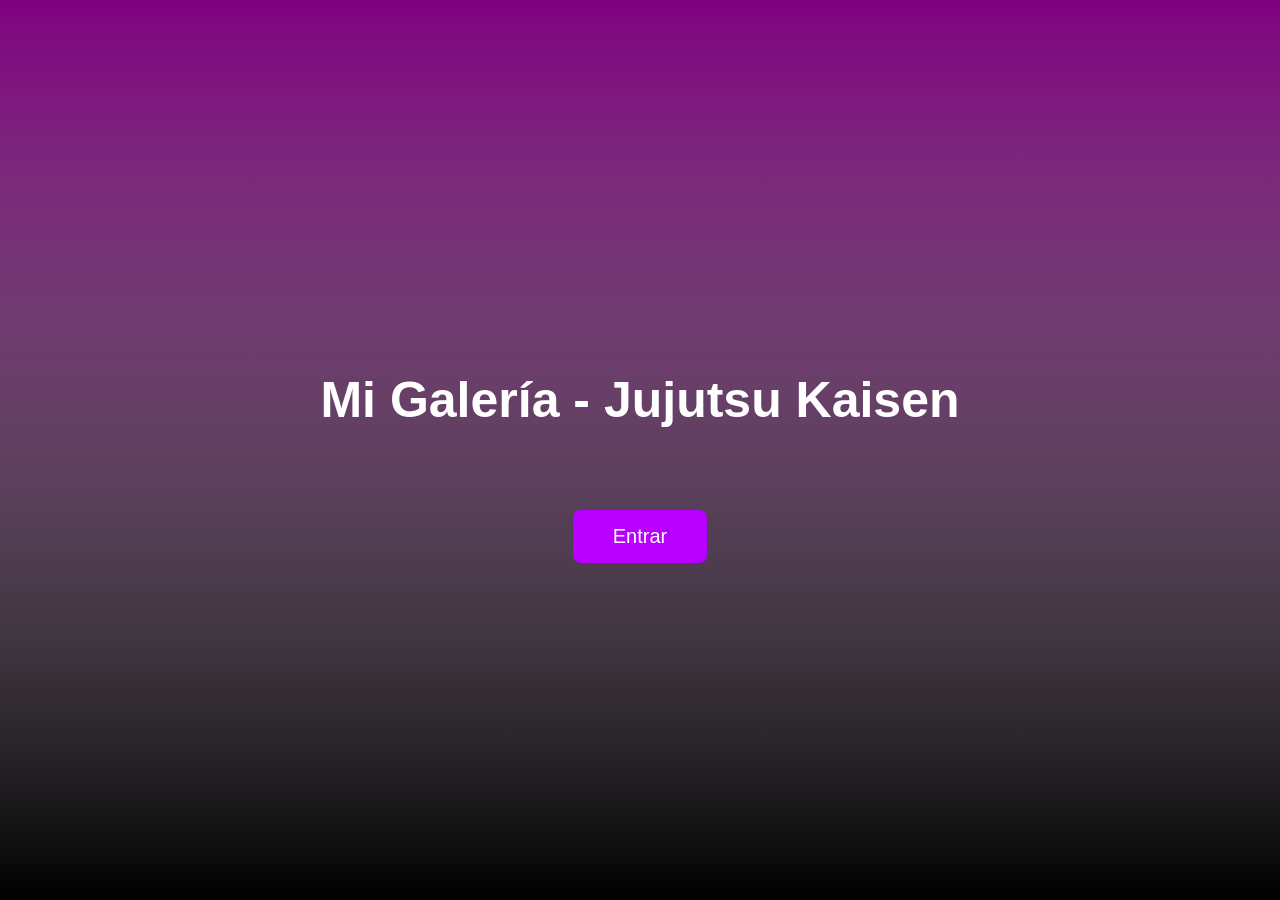
<file: index.html>
<!DOCTYPE html>
<html lang="es">
<head>
    <meta charset="UTF-8">
    <meta name="viewport" content="width=device-width, initial-scale=1.0">
    <title>Galería - Jujutsu Kaisen</title>
    <link rel="stylesheet" href="styles/index.css">
</head>
<body>

    <div class="contenedor">
        <h1 class="titulo">Mi Galería - Jujutsu Kaisen</h1>
        <p class="mensaje">Pulse el botón para ir al apartado principal</p>
        <button id="btnAcceso" class="boton-acceso">Entrar</button>
    </div>
    
    <script>
        document.getElementById("btnAcceso").addEventListener("click", function() {
            window.location.href = "main.html";
        });
    </script>
</body>
</html>
</file>
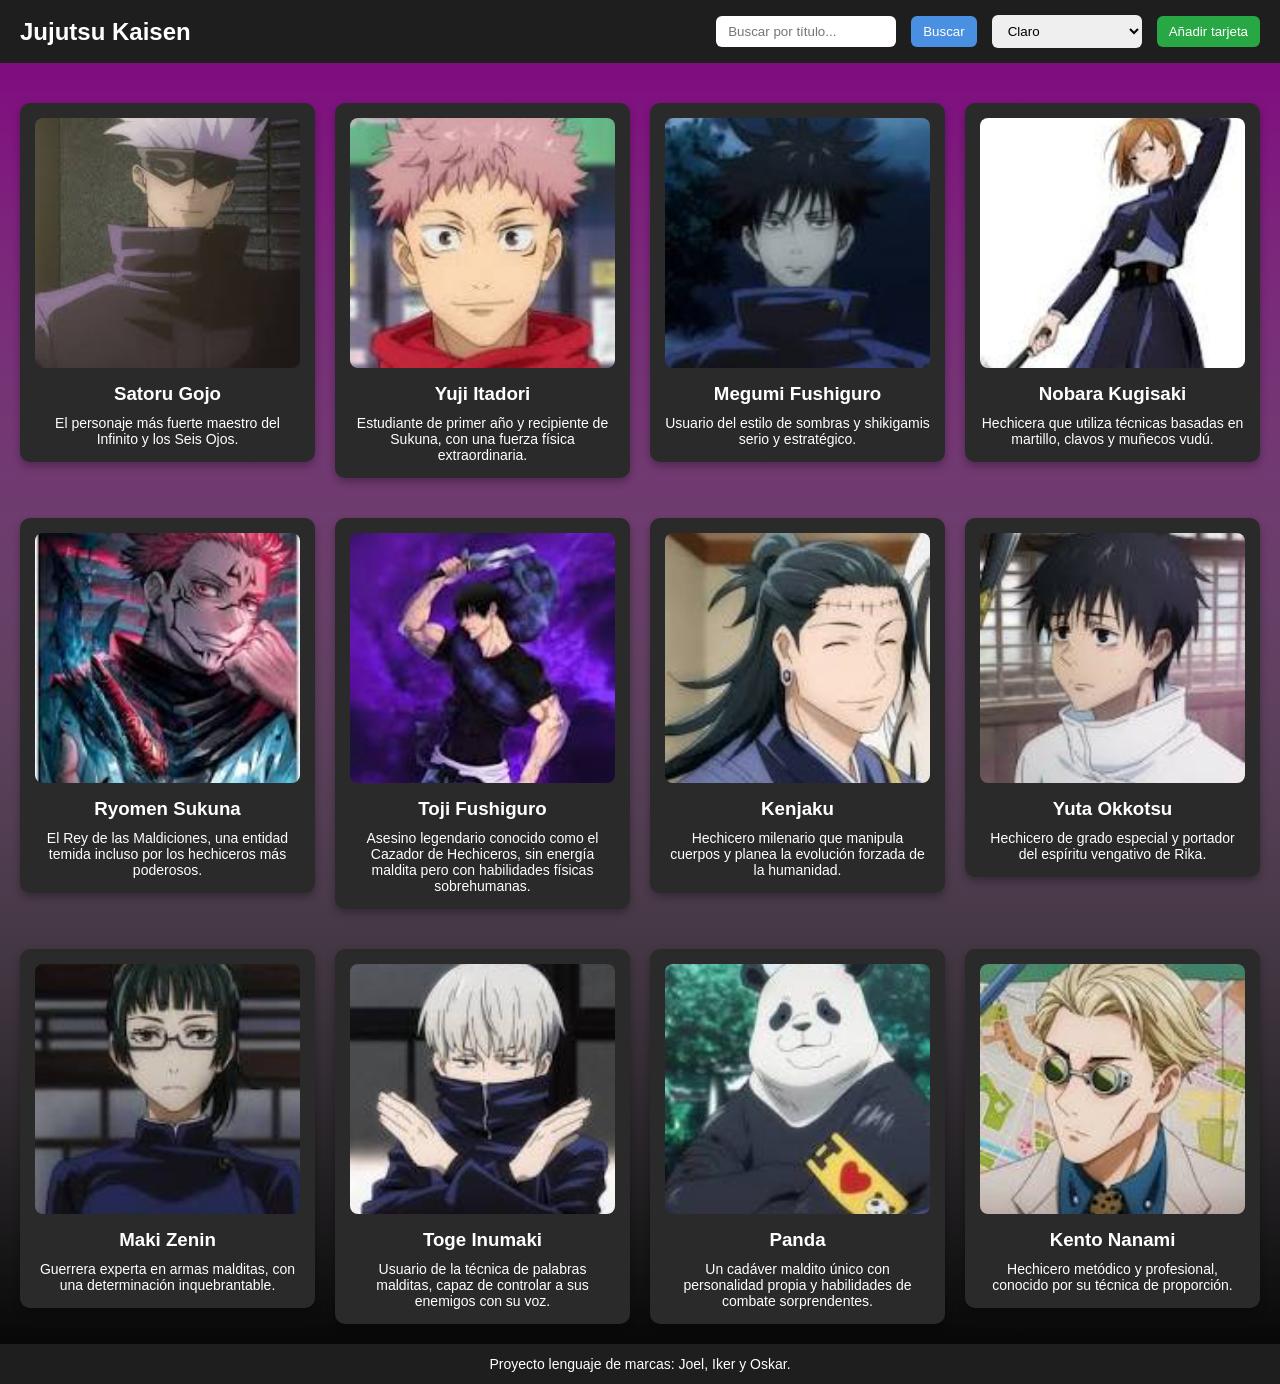
<file: main.html>
<!DOCTYPE html>
<html lang="es">
<head>
    <meta charset="UTF-8">
    <title>Jujutsu Kaisen</title>
    <link rel="stylesheet" href="styles/main.css">
    <script defer src="script/script.js"></script>
</head>

<body>

<header>
    <h2>Jujutsu Kaisen</h2>

    <input type="text" id="buscar" placeholder="Buscar por título...">
    <button id="btnBuscar">Buscar</button>

    <select id="tema">
        <option value="claro">Claro</option>
        <option value="oscuro">Oscuro</option>
        <option value="personal">Personalizado</option>
        <option value="restaurar">Restaurar colores</option>
    </select>

    <button id="btnAdd">Añadir tarjeta</button>
</header>

<div id="panelColores" class="modalColores">
    <div class="panelContenido">
        <label>Header:</label>
        <input type="color" id="colorHeader">

        <label>Body:</label>
        <input type="color" id="colorBody">

        <label>Footer:</label>
        <input type="color" id="colorFooter">

        <button id="btnAplicarColores">Aplicar</button>
        <button id="btnCerrarModalColores" style="background-color: #dc3545; color: white; border: none; padding: 10px; border-radius: 6px; cursor: pointer; margin-top: 5px;">Cancelar</button>
    </div>
</div>

<div id="modalAdd" class="modalColores">
    <div class="panelContenido">
        <label>Título:</label>
        <input type="text" id="nuevoTitulo" placeholder="Ej: Sukuna" style="padding: 5px;">
        
        <label>Descripción:</label>
        <textarea id="nuevaDesc" placeholder="Descripción del personaje..." style="padding: 5px; resize: none;"></textarea>
        
        <label>Imagen:</label>
        <input type="file" id="nuevaImagen" accept="image/*" style="color: white;">
        
        <button id="btnGuardarTarjeta" style="padding: 10px; background-color: #28a745; color: white; border: none; border-radius: 6px; cursor: pointer;">Guardar Tarjeta</button>
        <button id="btnCerrarModalAdd" style="padding: 10px; background-color: #dc3545; color: white; border: none; border-radius: 6px; cursor: pointer; margin-top: 5px;">Cancelar</button>
    </div>
</div>

<main id="resultado"></main>

<footer>
    <p>Proyecto lenguaje de marcas: Joel, Iker y Oskar.</p>
</footer>

</body>
</html>
</file>
<file: styles/index.css>
/*CSS de Index */

/* Estilos generales de la pagina Index*/
body {
    margin: 0;
    padding: 0;
    background:
        linear-gradient(to top, black, transparent),
        linear-gradient(to bottom, purple, transparent);
        /*Este background se encarga de hacer un tono o estilo de degradado entre los dos coleres que hemos puesto*/
    color: white; /* Color del texto blanco */
    font-family: Arial, sans-serif; /* Establecemos como forma de texto el Arial (si por algun tipo de error este no funciona se prueba con sans-serif) */
    display: flex;
    justify-content: center;
    align-items: center;
    height: 100vh;
}
/* Contenedor centrado en la mitad de la pagina*/
.contenedor {
    text-align: center;
    transition: padding-top 0.5s ease; /*  Se encarga de  que el cambio no sea instantaneo y se vea de una forma mas profesional*/
    padding-top: 0px;
}
/* Titulo */
.titulo {
    font-size: 50px;
    margin-bottom: 40px;
    transition: transform 0.5s ease; /* Se encarga de  que el cambio no sea instantaneo y se vea de una forma mas profesional*/
}
/* Boton de acceso */
.boton-acceso {
    padding: 15px 40px;
    font-size: 20px;
    border: none;
    border-radius: 8px;
    cursor: pointer;
    background-color: #b700ff;
    color: white;
    transition: transform 0.5s ease box-shadow 0.5s ease;  /* Se encarga de  que el cambio no sea instantaneo y se vea de una forma mas profesional */
}
/* Mensaje oculto por defecto. Esto lo usamos para que no aaprezca al principio y una vez al pasar por el aparezca y sea mas profesional */
.mensaje {
    font-size: 18px;
    opacity: 0;
    margin: 0 0 20px 0;
    transition: opacity 0.5s ease;
}
/* Cuando el ratón está sobre el contenedor se muestre el contenido que tiene mensaje o mejor dicho el contenedor en el que esta el mensaje aparezca*/
.contenedor:hover .mensaje {
    opacity: 1;
}
/* Cambio al pasar por el boton de acceso */
.boton-acceso:hover {
    transform: scale(1.1);
    box-shadow: 0 0 20px purple;
}
/* Hover sobre el contenedor */
.contenedor:hover .titulo {
    transform: translateY(-100px); /* El título sube arriba para dejar espacio en el centro para el boton */
}
/* Para que el contenedor deje espacio arriba */
.contenedor:hover {
    padding-top: 40px;
}
</file>
<file: styles/main.css>
/* Estilos de los navegadores */
/* Deja todos los navegadores con la mismo estilo */
* {
    margin: 0;
    padding: 0;
    box-sizing: border-box;
    font-family: Arial, Helvetica, sans-serif;
}

/* Estilo del body */
body {
    /* Esto mezcla dos colores negro y morado. El transparente hace que se fundan entre sí */
    background:
        linear-gradient(to top, black, transparent),
        linear-gradient(to bottom, purple, transparent);

    color: white;
    min-height: 100vh;

    /* Convierto el body en un grid de 3 filas: header arriba, main ocupa todo el espacio y footer abajo. Así el footer no sube aunque haya poco contenido */
    display: grid;
    grid-template-rows: auto 1fr auto;
    grid-template-areas:"header" "main" "footer";
}

/* Estilo del encabezado */
header {
    grid-area: header;
    background-color: #1e1e1e;
    color: white;
    padding: 15px 20px;

    /* Flex para alinear los elementos en fila y que bajen si no caben */
    display: flex;
    align-items: center;
    gap: 15px;
    flex-wrap: wrap;
}

header h2 {
    font-size: 24px;
    margin-right: auto; /* Esto empuja el resto de elementos hacia la derecha */
}

/* Estilo del main */
main {
    grid-area: main;
    padding: 20px;
    display: grid;
    /* usamos auto-fill para que las tarjetas no se estiren a lo ancho */
    grid-template-columns: repeat(auto-fill, minmax(250px, 1fr));
    gap: 20px;
    justify-content: center; 
    align-items: start; 
}

/* Estilo del input del javascript */
#buscar {
    padding: 8px 12px;
    border-radius: 6px;
    border: none;
    outline: none;
    width: 180px;
}

#btnBuscar {
    padding: 8px 12px;
    border: none;
    background-color: #4a90e2;
    color: white;
    border-radius: 6px;
    cursor: pointer;
    transition: 0.2s;
}

#btnBuscar:hover {
    background-color: #357ac9;
}

/* SELECTOR DE TEMA */
#tema {
    padding: 8px 12px;
    border-radius: 6px;
    border: none;
    cursor: pointer;
}

/* BOTÓN AÑADIR TARJETA */
#btnAdd {
    padding: 8px 12px;
    background-color: #28a745;
    color: white;
    border: none;
    border-radius: 6px;
    cursor: pointer;
    transition: 0.2s;
}

#btnAdd:hover {
    background-color: #1f8a38;
}

/* Estilo del modal */
.modalColores {
    /* Ocupa toda la pantalla y se queda fijo aunque haga scroll */
    position: fixed;
    inset: 0;
    background: rgba(0,0,0,0.6);
    display: none;
    justify-content: center;
    align-items: center;
}

.panelContenido {
    background: #2a2a2a;
    padding: 20px;
    border-radius: 10px;

    /* Flex en columna para ordenar los elementos del panel */
    display: flex;
    flex-direction: column;
    gap: 12px;
    width: 260px;
}

.panelContenido input[type="color"] {
    width: 50px;
    height: 50px;
    border: none;
    cursor: pointer;
}

#btnAplicarColores {
    padding: 10px;
    background-color: #ff9800;
    color: white;
    border: none;
    border-radius: 6px;
    cursor: pointer;
}

#btnAplicarColores:hover {
    background-color: #e68900;
}

/* TARJETAS */
.tarjeta {
    margin-top: 20px;
}

/* Estilo del footer */
footer {
    /* Esto hace que el footer se quede abajo incluso si hay poco contenido */
    grid-area: footer;
    margin-top: auto;
    background-color: #1e1e1e;
    color: white;
    text-align: center;
    padding: 12px;
    font-size: 14px;
}
</file>
